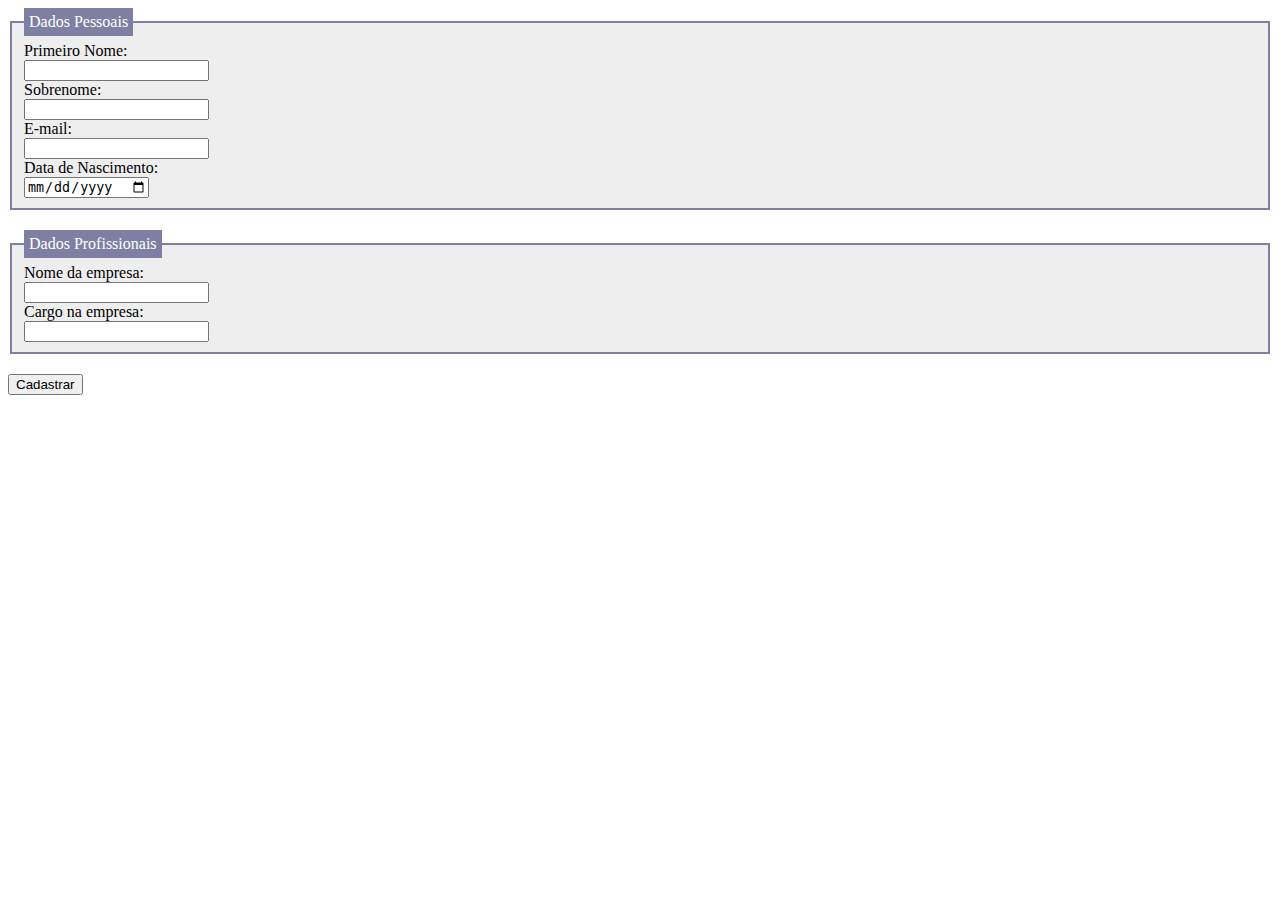
<file: ex002/index.html>
<!DOCTYPE html>
<html lang="en">
<head>
    <meta charset="UTF-8">
    <meta name="viewport" content="width=device-width, initial-scale=1.0">
    <link rel="stylesheet" href="style.css">
    <title>Document</title>
</head>
<body>
    <form method="post">
        <fieldset>
            <legend>Dados Pessoais</legend>
            <label>
                Primeiro Nome: <br>
                <input type="text" name="name" required minlength="2">
            </label> <br>
            <label>
                Sobrenome: <br>
                <input type="text" name="lastname">
            </label> <br>
            <label>
                E-mail:<br>
                <input type="email" name="email" pattern="(^[a-zA-Z0-9_.-]+@[a-zA-Z0-9-]+.[a-zA-Z0-9-.]+$)" title="endereço de E-mail" required>
            </label> <br>
            <label>
                Data de Nascimento: <br>
                <input type="date" name="birthdate" required>
            </label> <br>
        </fieldset>

        <fieldset>
            <legend>Dados Profissionais</legend>
            <label>
                Nome da empresa: <br>
                <input type="text" name="companyname">
            </label> <br>
            <label>
                Cargo na empresa: <br>
                <input type="text" name="companyjobtitle">
            </label> <br>
        </fieldset>

        <input type="submit" value="Cadastrar">
    </form>
</body>
</html>
</file>
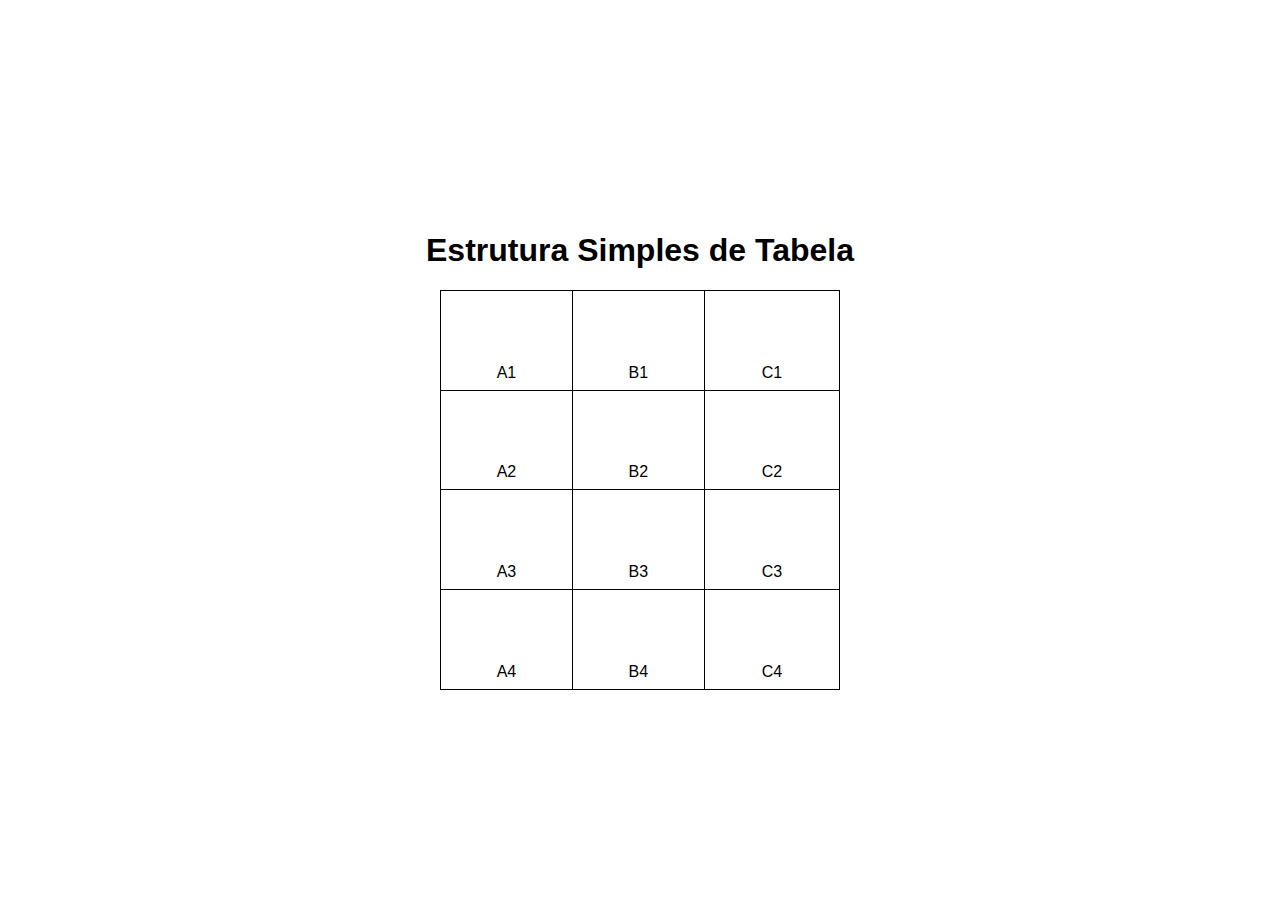
<file: ex023/index.html>
<!DOCTYPE html>
<html lang="en">
<head>
    <meta charset="UTF-8">
    <meta name="viewport" content="width=device-width, initial-scale=1.0">
    <title>Document</title>
    <style>
        body {
            font-family: Arial, Helvetica, sans-serif;
            display: flex;
            flex-direction: column; 
            justify-content: center; 
            align-items: center; 
            height: 100vh; 
            margin: 0; 
            
        }

        table {
            width: 400px;
            height: 400px;
            border-collapse: collapse;
        }

        td {
            border: 1px solid black;
            padding: 8px;
            text-align: center; /* Alinhamento horizontal */
            vertical-align: bottom; /* Alinhamento vertical */
        }

    </style>
</head>
<body>
    <!-- o Fechamento das tags tr e td são opcionais -->
    
    <!-- HIERARQUIA DE TABELA (simples)
    table = tabela
        table row = linha de tabela
            table header = cabeçalho de tabela
            table data = dado de tabela -->
    
    <h1>Estrutura Simples de Tabela</h1>

    <table>
        <tr>
            <td>A1</td>
            <td>B1</td>
            <td>C1</td>
        </tr>
        <tr class="linha">
            <td>A2</td>
            <td>B2</td>
            <td>C2</td>
        </tr>
        <tr>
            <td>A3</td>
            <td>B3</td>
            <td>C3</td>
        </tr>
        <tr>
            <td>A4</td>
            <td>B4</td>
            <td>C4</td>
        </tr>
    </table>
</body>
</html>
</file>
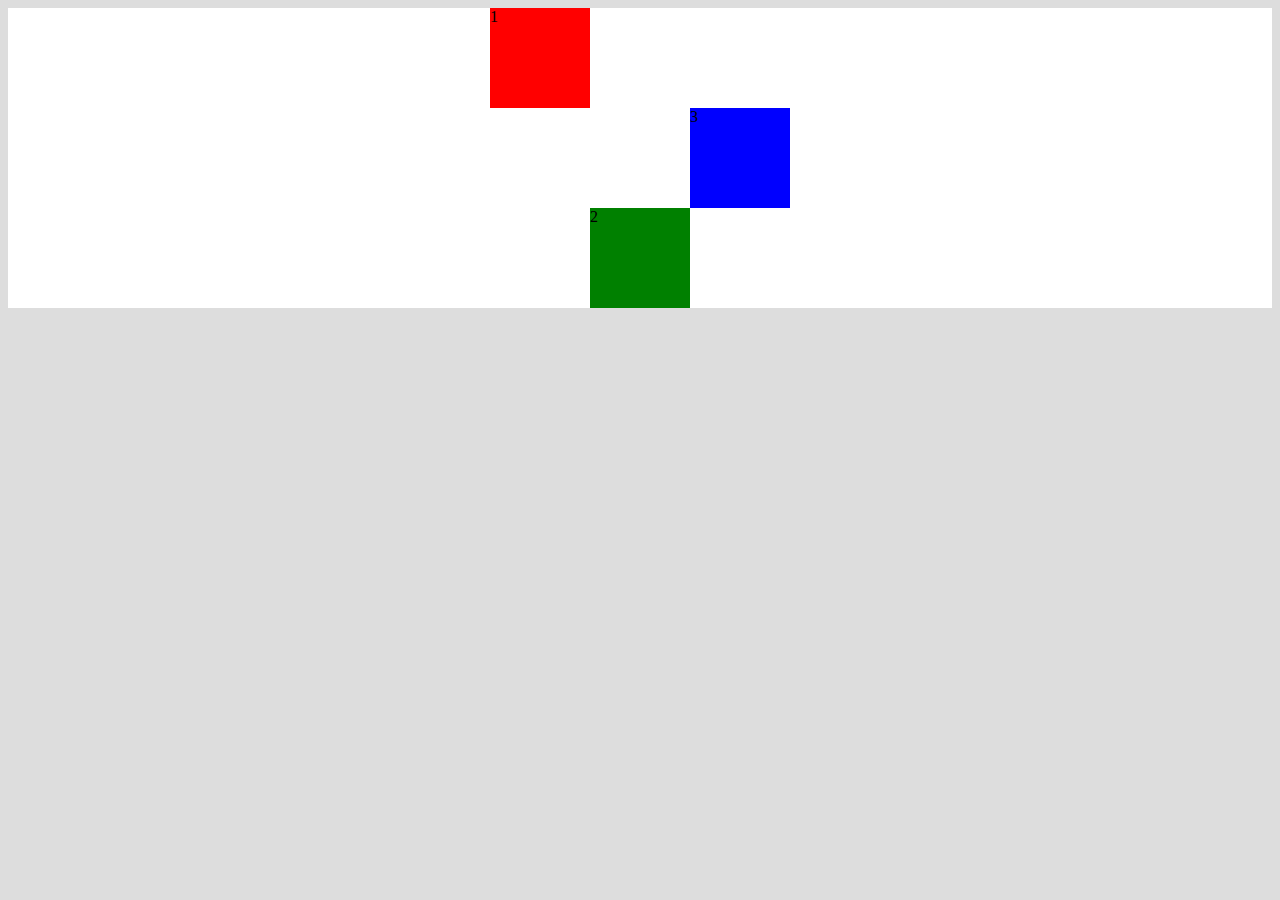
<file: ex024/index.html>
<!DOCTYPE html>
<html lang="pt-br">
<head>
    <meta charset="UTF-8">
    <meta name="viewport" content="width=device-width, initial-scale=1.0">
    <link rel="stylesheet" href="style.css">
    <title>Document</title>
</head>
<body>
    <div class="container">
        <div class="box first">1</div>
        <div class="box second">2</div>
        <div class="box third">3</div>
    </div>
</body>
</html>
</file>
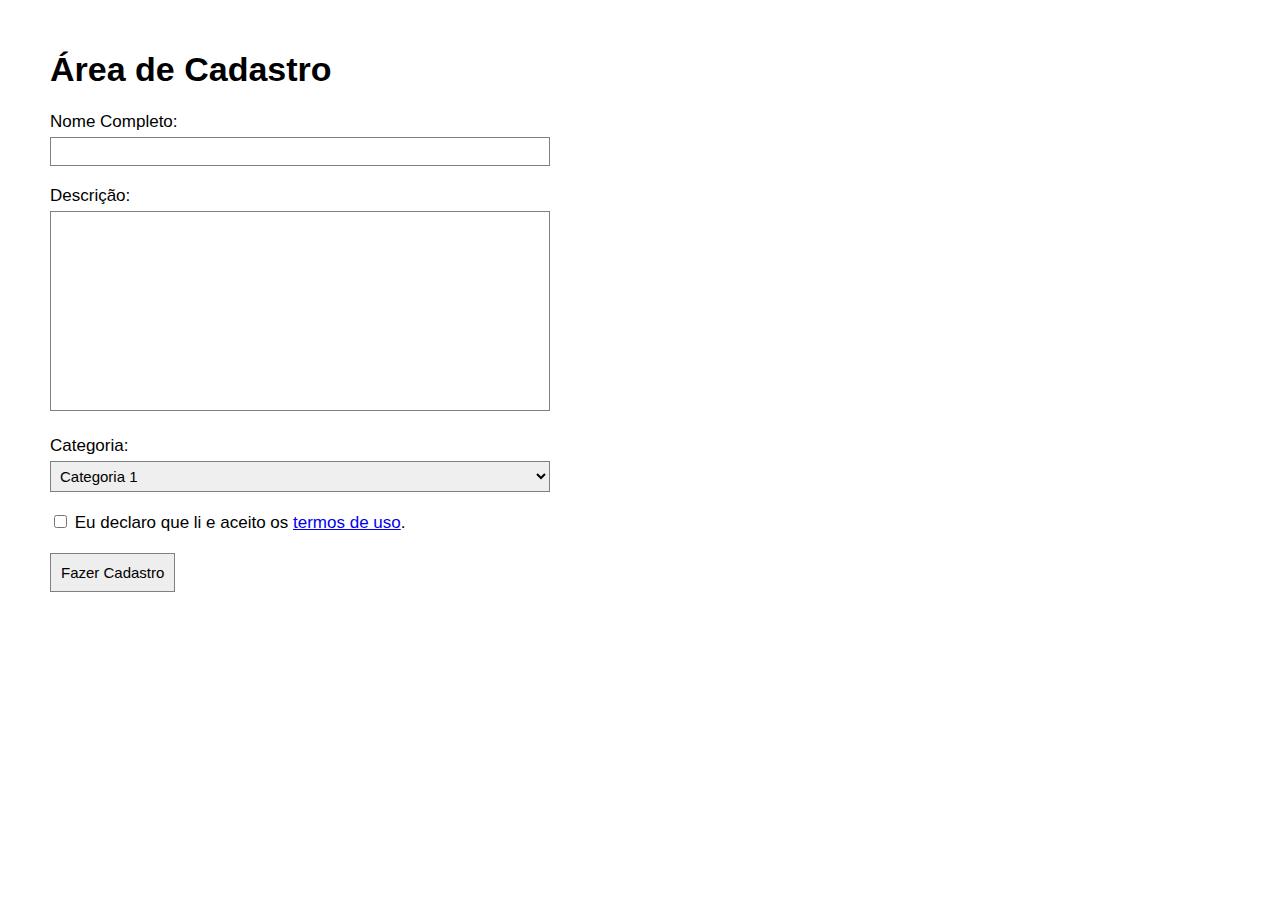
<file: ex001/estilização-form/index.html>
<!DOCTYPE html>
<html lang="pt">
<head>
    <meta charset="UTF-8">
    <meta name="viewport" content="width=device-width, initial-scale=1.0">
    <link rel="stylesheet" href="style.css">
    <title>Document</title>
</head>
<body>
    <h1>Área de Cadastro</h1>
    <form>
        <label>
            Nome Completo: <br>
            <input type="text" name="nome">
        </label>

        <label>
            Descrição: <br>
            <textarea name="descricao"></textarea>
        </label>

        <label>
            Categoria: <br>
            <select name="categoria">
                <option value="1">Categoria 1</option>
                <option value="2">Categoria 2</option>
                <option value="3">Categoria 3</option>
                <option value="4">Categoria 4</option>
                <option value="5">Categoria 5</option>
            </select>
        </label>

        <label>
            <input type="checkbox">
            Eu declaro que li e aceito os <a href="#" target="_blank" class="termoslink">termos de uso</a>.
        </label>

        <button>Fazer Cadastro</button>
    </form>
</body>
</html>
</file>
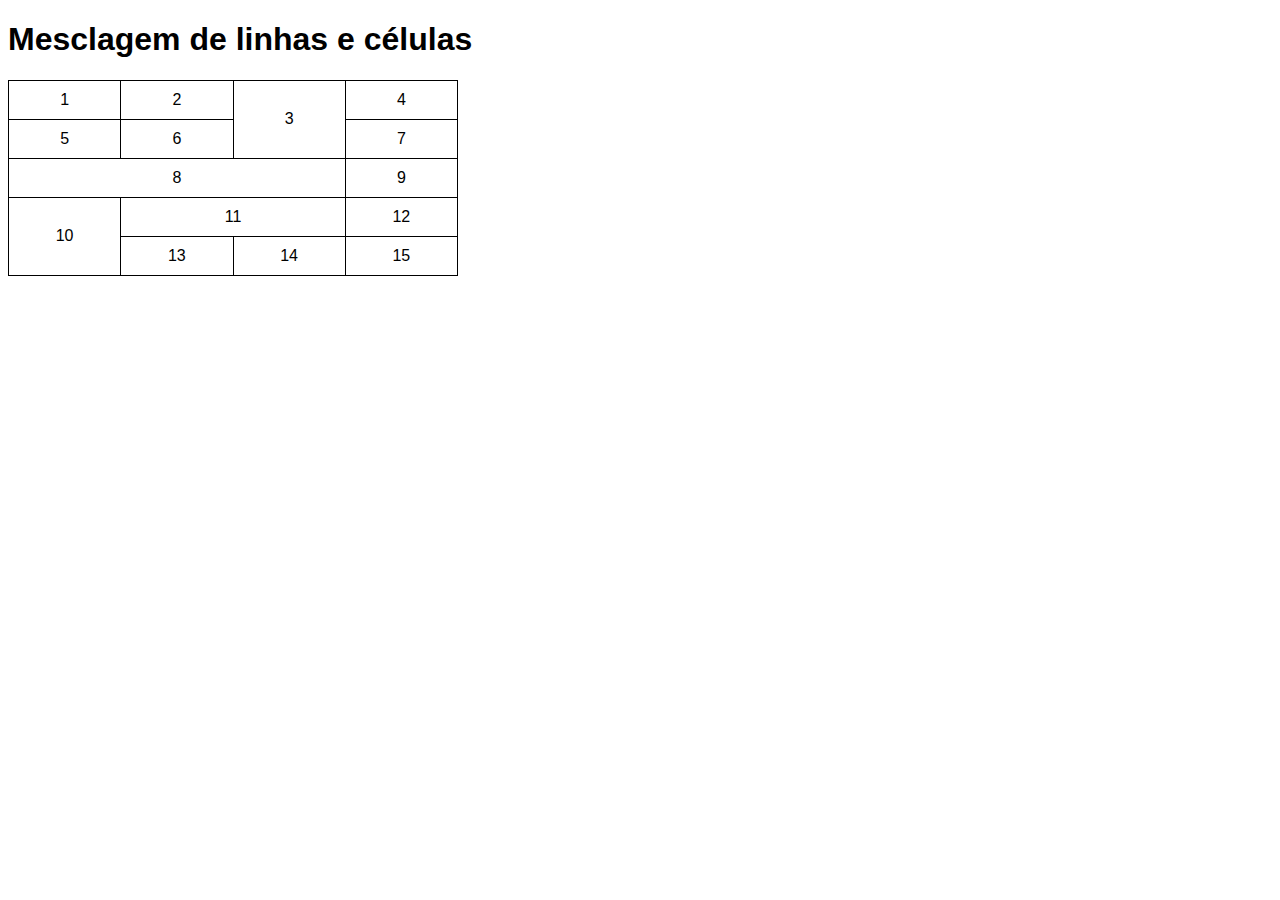
<file: desafio01/desafio01-01.html>
<!DOCTYPE html>
<html lang="pt-br">
<head>
    <meta charset="UTF-8">
    <meta name="viewport" content="width=device-width, initial-scale=1.0">
    <title>Desafio de Mesclagem</title>
    <style>
        body {
            font-family: Arial, Helvetica, sans-serif;
        }

        table {
            border-collapse: collapse;
            width: 450px;
        }

        td {
            border: 1px solid black;
            padding: 10px;
            text-align: center;
        }
    </style>
</head>
<body>
    <h1>Mesclagem de linhas e células</h1>
    <table>
        <tr>
            <td>1</td>
            <td>2</td>
            <td rowspan="2">3</td>
            <td>4</td>
        </tr>
        <tr>
            <td>5</td>
            <td>6</td>
            <td>7</td>
        </tr>
        <tr>
            <td colspan="3">8</td>
            <td>9</td>
        </tr>
        <tr>
            <td rowspan="2">10</td>
            <td colspan="2">11</td>
            <td>12</td>            
        </tr>
        <tr>
            <td>13</td>
            <td>14</td>
            <td>15</td>
        </tr>
    </table>
</body>
</html>
</file>
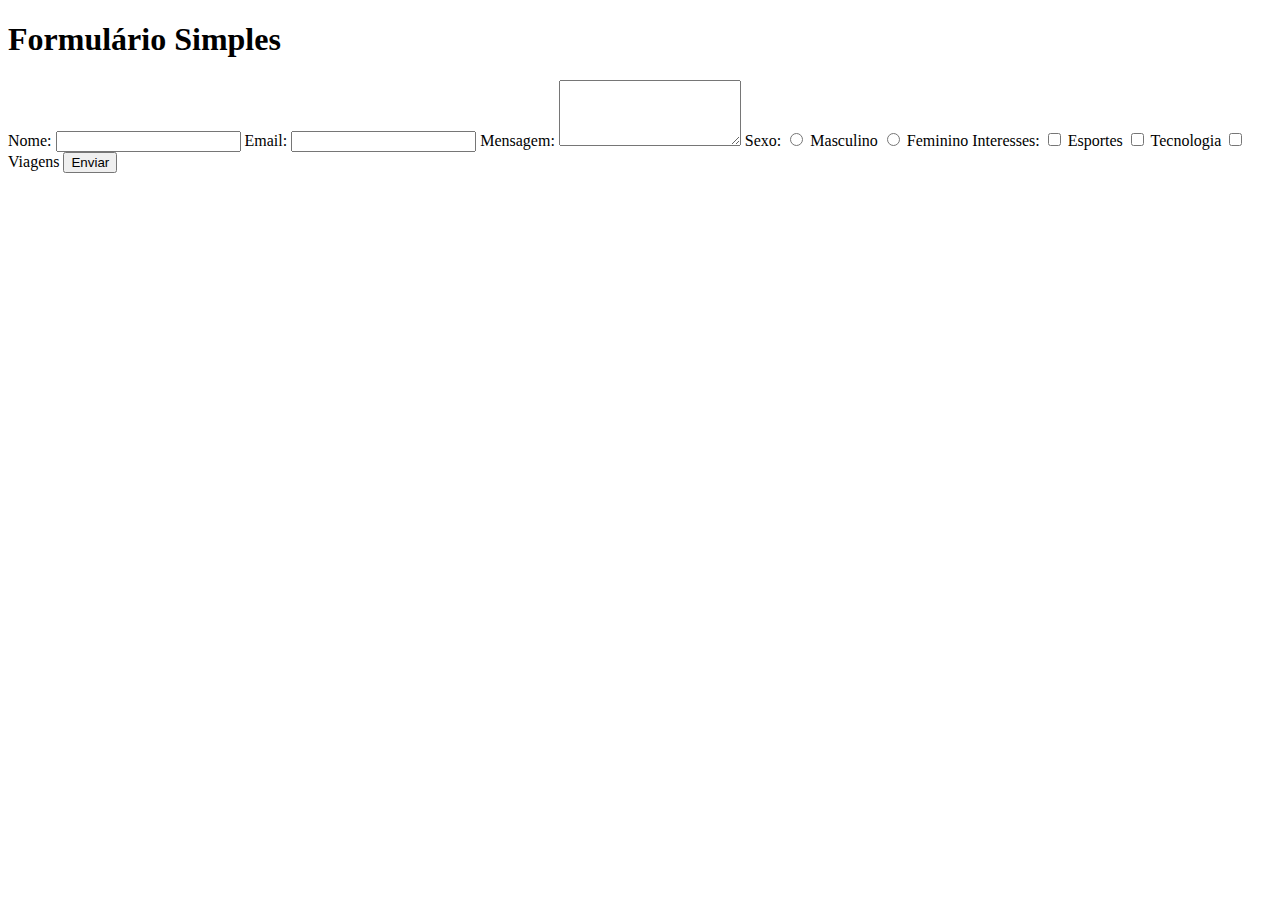
<file: ex001/formulario.html>
<!DOCTYPE html>
<html lang="pt-br">
<head>
    <meta charset="UTF-8">
    <meta name="viewport" content="width=device-width, initial-scale=1.0">
    <title>Formulário</title>
</head>
<body>
    <h1>Formulário Simples</h1>
    <form action="processar-dados.php" method="post">
        <!-- Campos do formulário -->
        <label for="nome">Nome:</label>
        <input type="text" id="nome" name="nome" required>
    
        <label for="email">Email:</label>
        <input type="email" id="email" name="email" required>
    
        <label for="mensagem">Mensagem:</label>
        <textarea id="mensagem" name="mensagem" rows="4" required></textarea>
    
        <label for="sexo">Sexo:</label>
        <input type="radio" id="masculino" name="sexo" value="masculino"> Masculino
        <input type="radio" id="feminino" name="sexo" value="feminino"> Feminino
    
        <label for="interesses">Interesses:</label>
        <input type="checkbox" id="esportes" name="interesses[]" value="esportes"> Esportes
        <input type="checkbox" id="tecnologia" name="interesses[]" value="tecnologia"> Tecnologia
        <input type="checkbox" id="viagens" name="interesses[]" value="viagens"> Viagens
    
        <!-- Botão de envio -->
        <input type="submit" value="Enviar">
    </form>
    
    
</body>
</html>
</file>
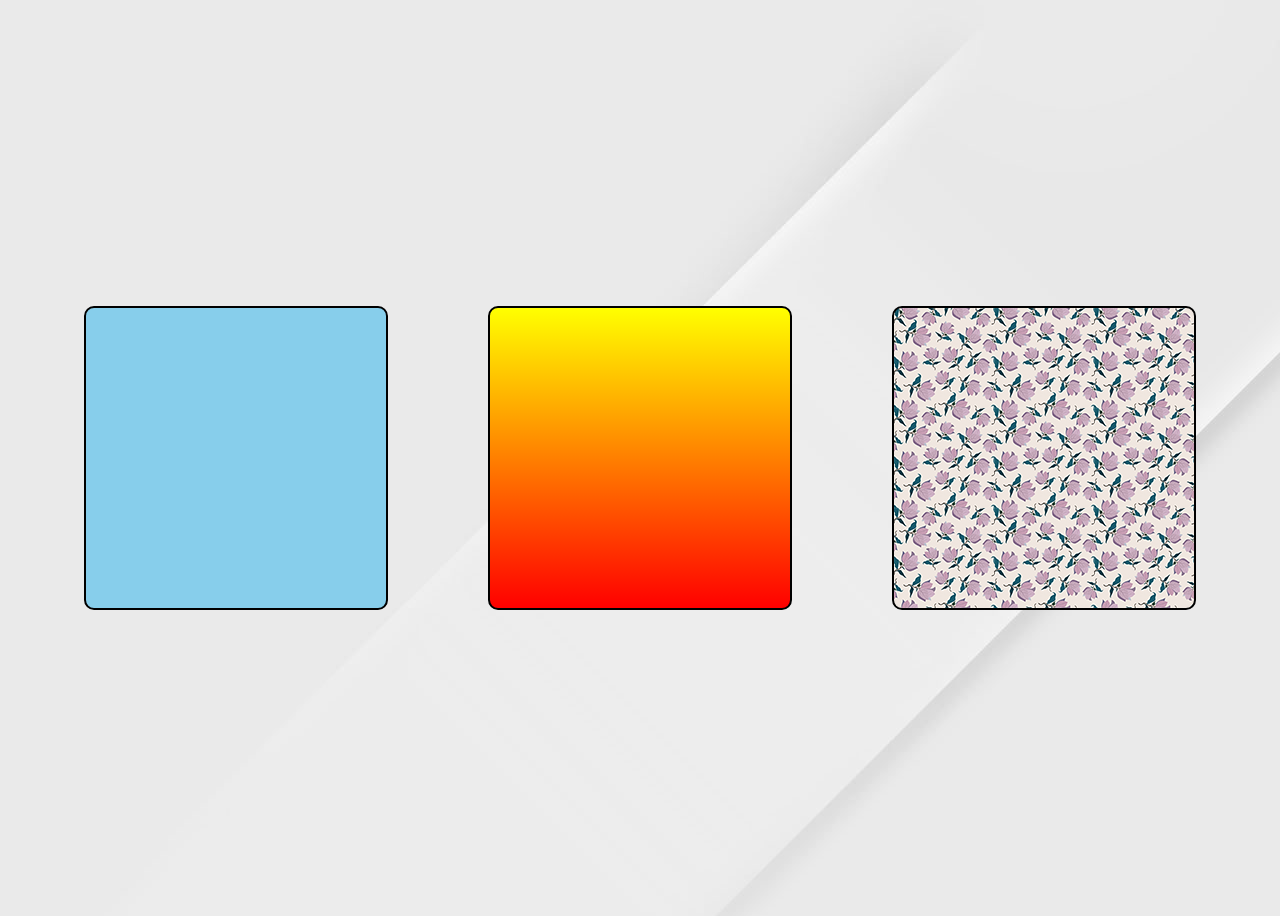
<file: ex022/fundo001.html>
<!DOCTYPE html>
<html lang="pt-br">
<head>
    <meta charset="UTF-8">
    <meta name="viewport" content="width=device-width, initial-scale=1.0">
    <link rel="stylesheet" href="style.css">
    <title>Teste de Imagem de Fundo</title>
</head>
<body>
    <div class="container">
        <div class="quadrado" id="q1">
        </div>
        <div class="quadrado" id="q2">
        </div>
        <div class="quadrado" id="q3">
        </div>
    </div>
</body>
</html>
</file>
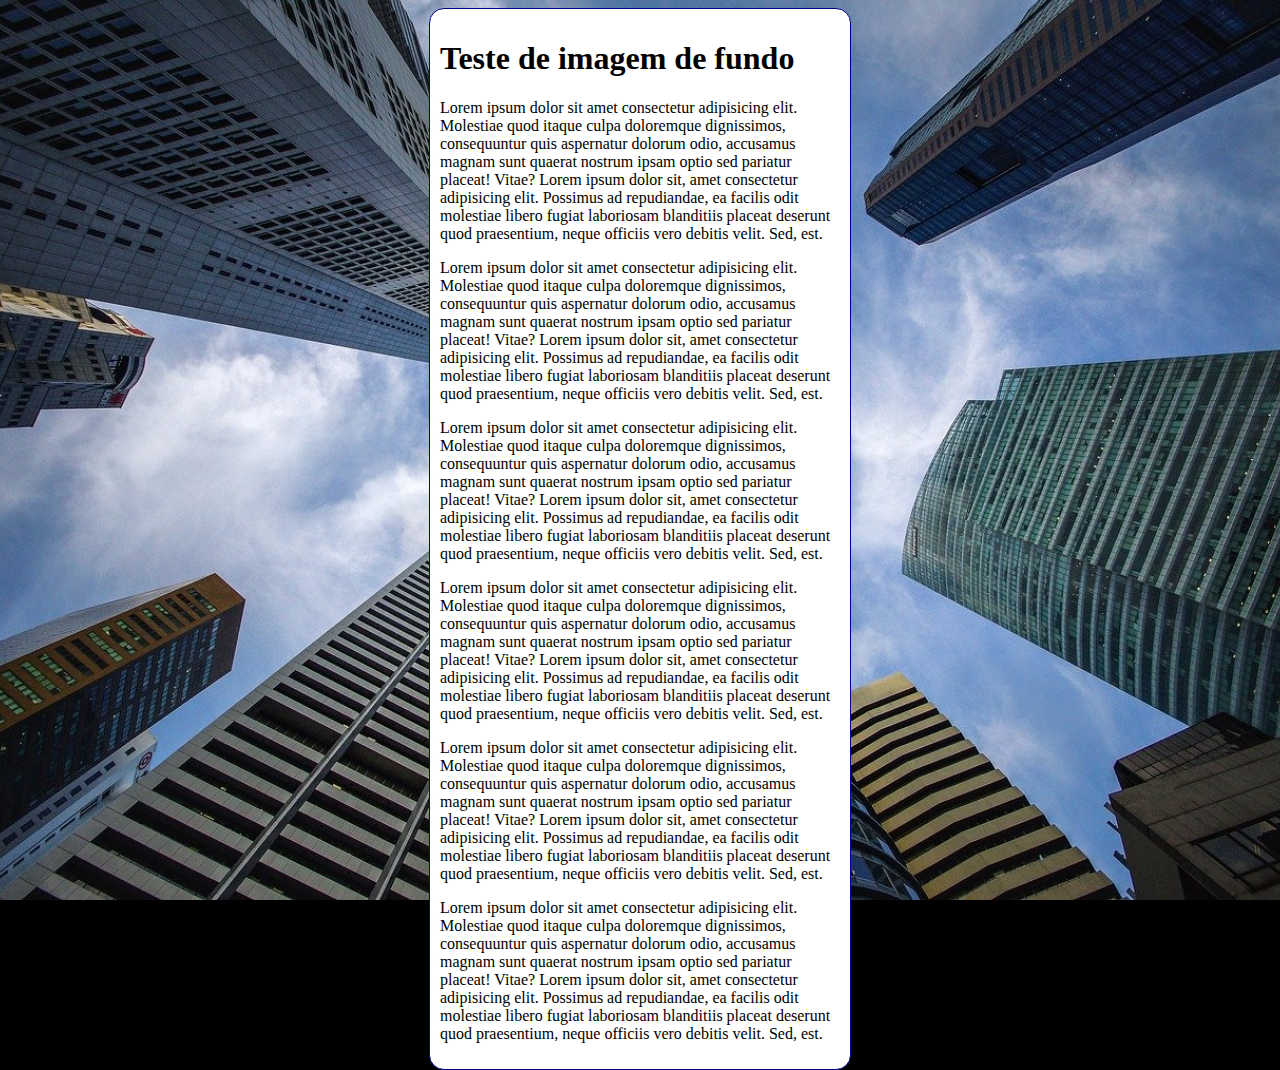
<file: ex022/fundo003.html>
<!DOCTYPE html>
<html lang="pt-br">
<head>
    <meta charset="UTF-8">
    <meta name="viewport" content="width=device-width, initial-scale=1.0">
    <link rel="stylesheet" href="style003.css">
    <title>Fundo de tela fixo</title>
</head>
<body>
    <main>
        <h1>Teste de imagem de fundo</h1>
        <p>
            Lorem ipsum dolor sit amet consectetur adipisicing elit. Molestiae quod itaque culpa doloremque dignissimos, consequuntur quis aspernatur dolorum odio, accusamus magnam sunt quaerat nostrum ipsam optio sed pariatur placeat! Vitae?
            Lorem ipsum dolor sit, amet consectetur adipisicing elit. Possimus ad repudiandae, ea facilis odit molestiae libero fugiat laboriosam blanditiis placeat deserunt quod praesentium, neque officiis vero debitis velit. Sed, est.
        </p>
        <p>
            Lorem ipsum dolor sit amet consectetur adipisicing elit. Molestiae quod itaque culpa doloremque dignissimos, consequuntur quis aspernatur dolorum odio, accusamus magnam sunt quaerat nostrum ipsam optio sed pariatur placeat! Vitae?
            Lorem ipsum dolor sit, amet consectetur adipisicing elit. Possimus ad repudiandae, ea facilis odit molestiae libero fugiat laboriosam blanditiis placeat deserunt quod praesentium, neque officiis vero debitis velit. Sed, est.
        </p>
        <p>
            Lorem ipsum dolor sit amet consectetur adipisicing elit. Molestiae quod itaque culpa doloremque dignissimos, consequuntur quis aspernatur dolorum odio, accusamus magnam sunt quaerat nostrum ipsam optio sed pariatur placeat! Vitae?
            Lorem ipsum dolor sit, amet consectetur adipisicing elit. Possimus ad repudiandae, ea facilis odit molestiae libero fugiat laboriosam blanditiis placeat deserunt quod praesentium, neque officiis vero debitis velit. Sed, est.
        </p>
        <p>
            Lorem ipsum dolor sit amet consectetur adipisicing elit. Molestiae quod itaque culpa doloremque dignissimos, consequuntur quis aspernatur dolorum odio, accusamus magnam sunt quaerat nostrum ipsam optio sed pariatur placeat! Vitae?
            Lorem ipsum dolor sit, amet consectetur adipisicing elit. Possimus ad repudiandae, ea facilis odit molestiae libero fugiat laboriosam blanditiis placeat deserunt quod praesentium, neque officiis vero debitis velit. Sed, est.
        </p>
        <p>
            Lorem ipsum dolor sit amet consectetur adipisicing elit. Molestiae quod itaque culpa doloremque dignissimos, consequuntur quis aspernatur dolorum odio, accusamus magnam sunt quaerat nostrum ipsam optio sed pariatur placeat! Vitae?
            Lorem ipsum dolor sit, amet consectetur adipisicing elit. Possimus ad repudiandae, ea facilis odit molestiae libero fugiat laboriosam blanditiis placeat deserunt quod praesentium, neque officiis vero debitis velit. Sed, est.
        </p>
        <p>
            Lorem ipsum dolor sit amet consectetur adipisicing elit. Molestiae quod itaque culpa doloremque dignissimos, consequuntur quis aspernatur dolorum odio, accusamus magnam sunt quaerat nostrum ipsam optio sed pariatur placeat! Vitae?
            Lorem ipsum dolor sit, amet consectetur adipisicing elit. Possimus ad repudiandae, ea facilis odit molestiae libero fugiat laboriosam blanditiis placeat deserunt quod praesentium, neque officiis vero debitis velit. Sed, est.
        </p>
    </main>
    
</body>
</html>
</file>
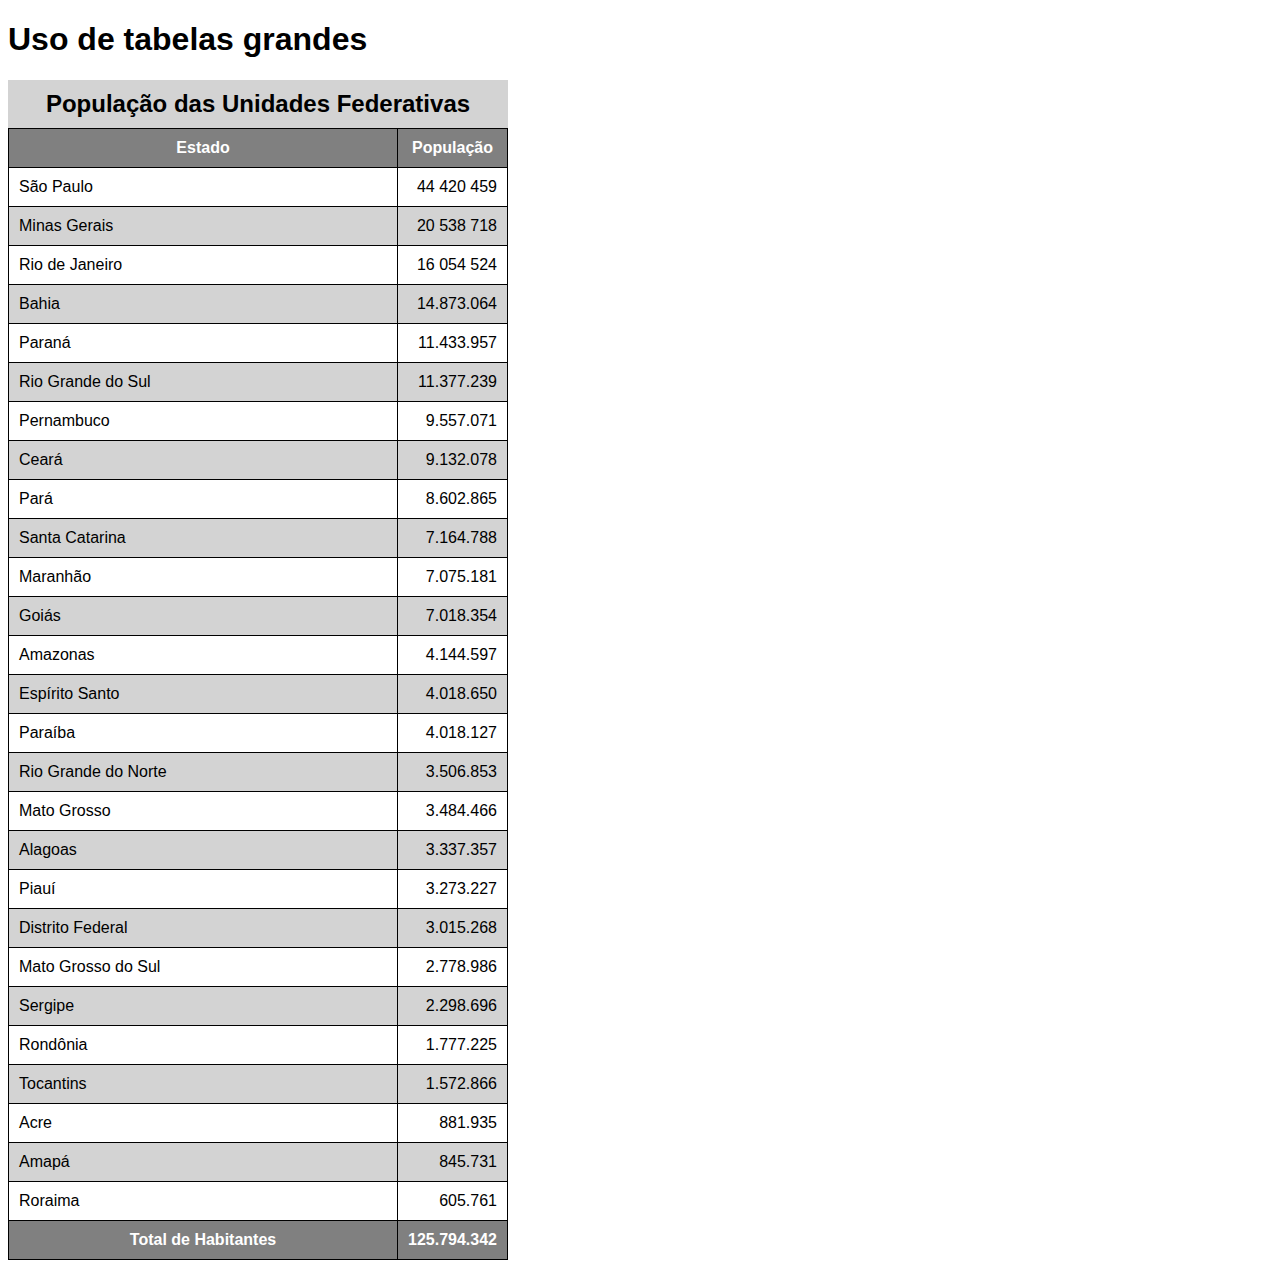
<file: ex023/tabela002.html>
<!DOCTYPE html>
<html lang="pt-br">
<head>
    <meta charset="UTF-8">
    <meta name="viewport" content="width=device-width, initial-scale=1.0">
    <title>Document</title>
    <style>
        body {
            font-family: Arial, Helvetica, sans-serif;
        }

        table {
            width: 500px;
            border-collapse: collapse;
            position: relative;
        }

        td, th {
            border: 1px solid black;
            padding: 10px;
        }

        caption {
            font-size: 1.5em;
            font-weight: bold;
            padding: 10px;
            background-color: lightgray;
        }

        thead, tfoot {
            background-color: grey;
            color: white;
        }

        thead > tr > th {
            position: sticky;
            top: -1px;
            background-color: grey;
        }

        tbody > tr:nth-child(2n) {
            background-color: lightgray; /* efeito zebrado */
        }

        td.num {
            text-align: right;
        }
    </style>
</head>
<body>
    <h1>Uso de tabelas grandes</h1>
    <!--
        Anatomia para tabelas grandes:
    
        TABLE
        CAPTION
            THEADE
                TR, TD, TH
            TBODY
                TR, TD, TH
            TFOOT
                TR, TD, TH
    -->

    <table>
        <caption>População das Unidades Federativas</caption>
        <thead>
            <tr>
                <th scope="col">Estado</th>
                <th scope="col" style="width: 50px;">População</th>
            </tr>
        </thead>
        <tbody>
            <tr>
                <td>São Paulo</td>
                <td class="num">44 420 459</td>
            </tr>
            <tr>
                <td>Minas Gerais</td>
                <td class="num">20 538 718	</td>
            </tr>
            <tr>
                <td>Rio de Janeiro</td>
                <td class="num">16 054 524	</td>
            </tr>
            <tr>
                <td>Bahia</td>
                <td class="num">14.873.064</td>
            </tr>
            <tr>
                <td>Paraná</td>
                <td class="num">11.433.957</td>
            </tr>
            <tr>
                <td>Rio Grande do Sul</td>
                <td class="num">11.377.239</td>
            </tr>
            <tr>
                <td>Pernambuco</td>
                <td class="num">9.557.071</td>
            </tr>
            <tr>
                <td>Ceará</td>
                <td class="num">9.132.078</td>
            </tr>
            <tr>
                <td>Pará</td>
                <td class="num">8.602.865</td>
            </tr>
            <tr>
                <td>Santa Catarina</td>
                <td class="num">7.164.788</td>
            </tr>
            <tr>
                <td>Maranhão</td>
                <td class="num">7.075.181</td>
            </tr>
            <tr>
                <td>Goiás</td>
                <td class="num">7.018.354</td>
            </tr>
            <tr>
                <td>Amazonas</td>
                <td class="num">4.144.597</td>
            </tr>
            <tr>
                <td>Espírito Santo</td>
                <td class="num">4.018.650</td>
            </tr>
            <tr>
                <td>Paraíba</td>
                <td class="num">4.018.127</td>
            </tr>
            <tr>
                <td>Rio Grande do Norte</td>
                <td class="num">3.506.853</td>
            </tr>
            <tr>
                <td>Mato Grosso</td>
                <td class="num">3.484.466</td>
            </tr>
            <tr>
                <td>Alagoas</td>
                <td class="num">3.337.357</td>
            </tr>
            <tr>
                <td>Piauí</td>
                <td class="num">3.273.227</td>
            </tr>
            <tr>
                <td>Distrito Federal</td>
                <td class="num">3.015.268</td>
            </tr>
            <tr>
                <td>Mato Grosso do Sul</td>
                <td class="num">2.778.986</td>
            </tr>
            <tr>
                <td>Sergipe</td>
                <td class="num">2.298.696</td>
            </tr>
            <tr>
                <td>Rondônia</td>
                <td class="num">1.777.225</td>
            </tr>
            <tr>
                <td>Tocantins</td>
                <td class="num">1.572.866</td>
            </tr>
            <tr>
                <td>Acre</td>
                <td class="num">881.935</td>
            </tr>
            <tr>
                <td>Amapá</td>
                <td class="num">845.731</td>
            </tr>
            <tr>
                <td>Roraima</td>
                <td class="num">605.761</td>
            </tr>
        </tbody>
        <tfoot>
            <tr>
                <th scope="row">Total de Habitantes</th>
                <td class="num"><strong>125.794.342</strong>
                </td>
            </tr>
        </tfoot>
    </table>
</body>
</html>
</file>
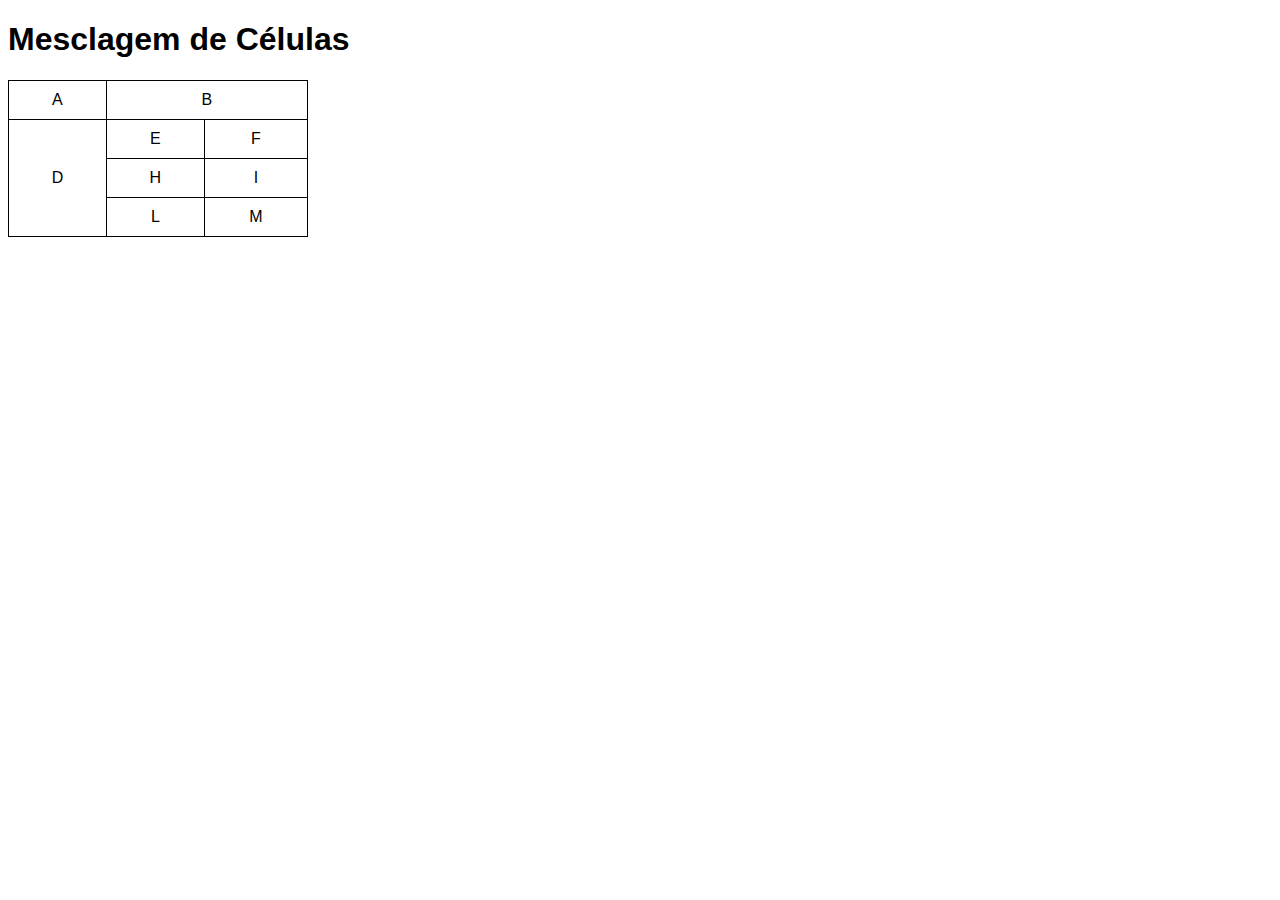
<file: ex023/tabela003.html>
<!DOCTYPE html>
<html lang="pt-br">
<head>
    <meta charset="UTF-8">
    <meta name="viewport" content="width=device-width, initial-scale=1.0">
    <title>Tabelas</title>
    <style>
        body {
            font-family: Arial, Helvetica, sans-serif;
        }

        table {
            border-collapse: collapse;
            width: 300px;
        }

        td {
            border: 1px solid black;
            padding: 10px;
            text-align: center;
        }
    </style>
</head>
<body>
    <h1>Mesclagem de Células</h1>
    <table>
        <tr>
            <td>A</td>
            <td colspan="2">B</td> <!--Mesclagem de colunas-->
            
        </tr>
        <tr>
            <td rowspan="3">D</td> <!--Mesclagem de linhas-->
            <td>E</td>
            <td>F</td>
        </tr>
        <tr>
            
            <td>H</td>
            <td>I</td>
        </tr>
        <tr>
           
            <td>L</td>
            <td>M</td>
        </tr>
    </table>
</body>
</html>
</file>
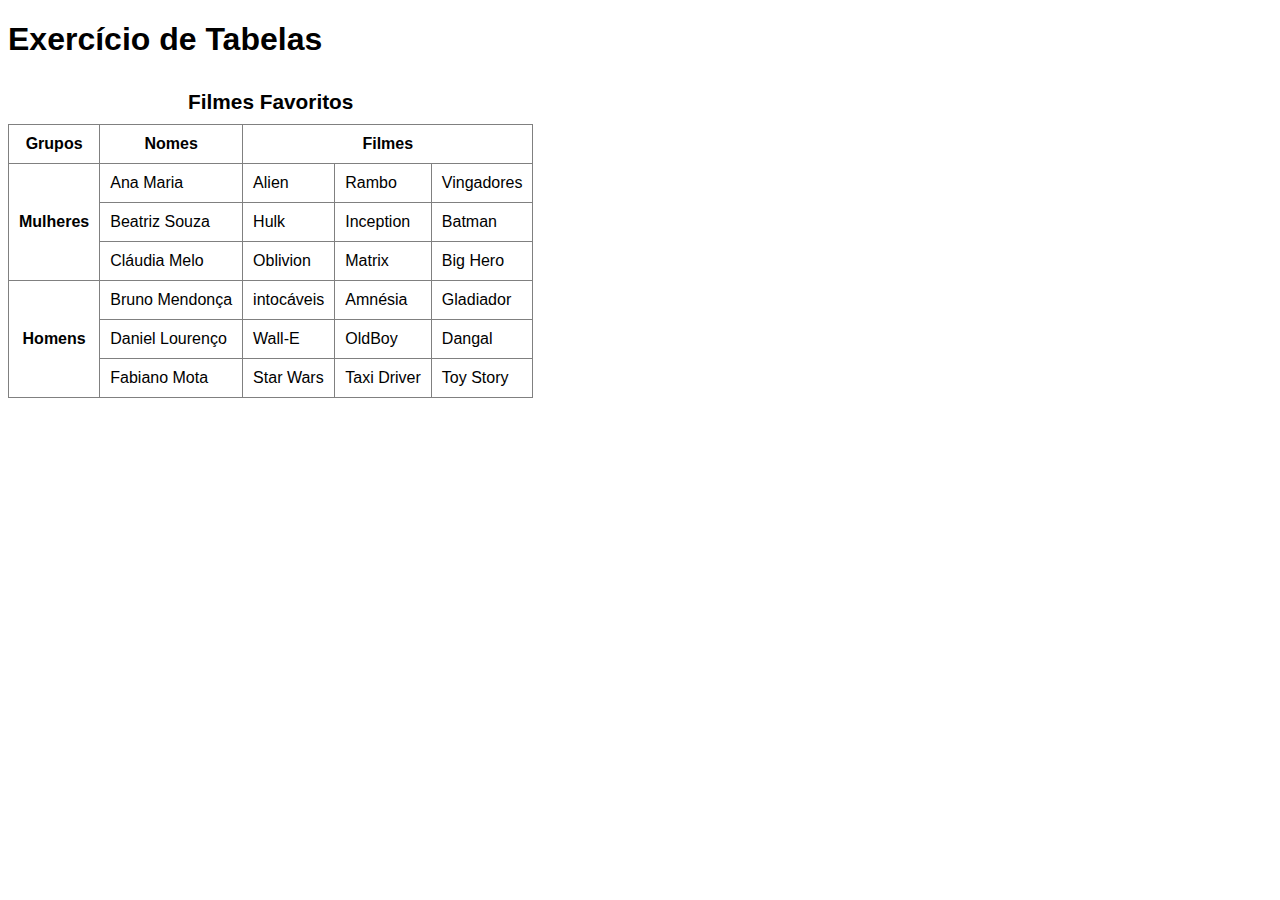
<file: ex023/tabela04.html>
<!DOCTYPE html>
<html lang="pt-br">
<head>
    <meta charset="UTF-8">
    <meta name="viewport" content="width=device-width, initial-scale=1.0">
    <title>Document</title>
    <style>
        body {
            font-family: Arial, Helvetica, sans-serif;
        }

        table {
            border-collapse: collapse;
        }

        caption {
            font-size: 1.3em;
            font-weight: bold;
            padding: 10px;
        }

        th, td {
            border: 1px solid gray;
            padding: 10px;
        }

    </style>
</head>
<body>
    <h1>Exercício de Tabelas</h1>
    <table>
        <caption>
            Filmes Favoritos
        </caption>
        <thead>
            <tr>
                <th scope="col">Grupos</th>
                <th scope="col">Nomes</th>
                <th colspan="3" scope="colgroup">Filmes</th>
            </tr>
        </thead>
        <tbody>
            <tr>
                <th rowspan="3" scope="rowgroup">Mulheres</th>
                <td>Ana Maria</td>
                <td>Alien</td>
                <td>Rambo</td>
                <td>Vingadores</td>
            </tr>
            <tr>
                <td>Beatriz Souza</td>
                <td>Hulk</td>
                <td>Inception</td>
                <td>Batman</td>
            </tr>
            <tr>
                <td>Cláudia Melo</td>
                <td>Oblivion</td>
                <td>Matrix</td>
                <td>Big Hero</td>
            </tr>
            <tr>
                <th rowspan="3" scope="rowgroup">Homens</th>
                <td>Bruno Mendonça</td>
                <td>intocáveis</td>
                <td>Amnésia</td>
                <td>Gladiador</td>
            </tr>
            <tr>
                <td>Daniel Lourenço</td>
                <td>Wall-E</td>
                <td>OldBoy</td>
                <td>Dangal</td>
            </tr>
            <tr>
                <td>Fabiano Mota</td>
                <td>Star Wars</td>
                <td>Taxi Driver</td>
                <td>Toy Story</td>
            </tr>
        </tbody>
    </table>
</body>
</html>
</file>
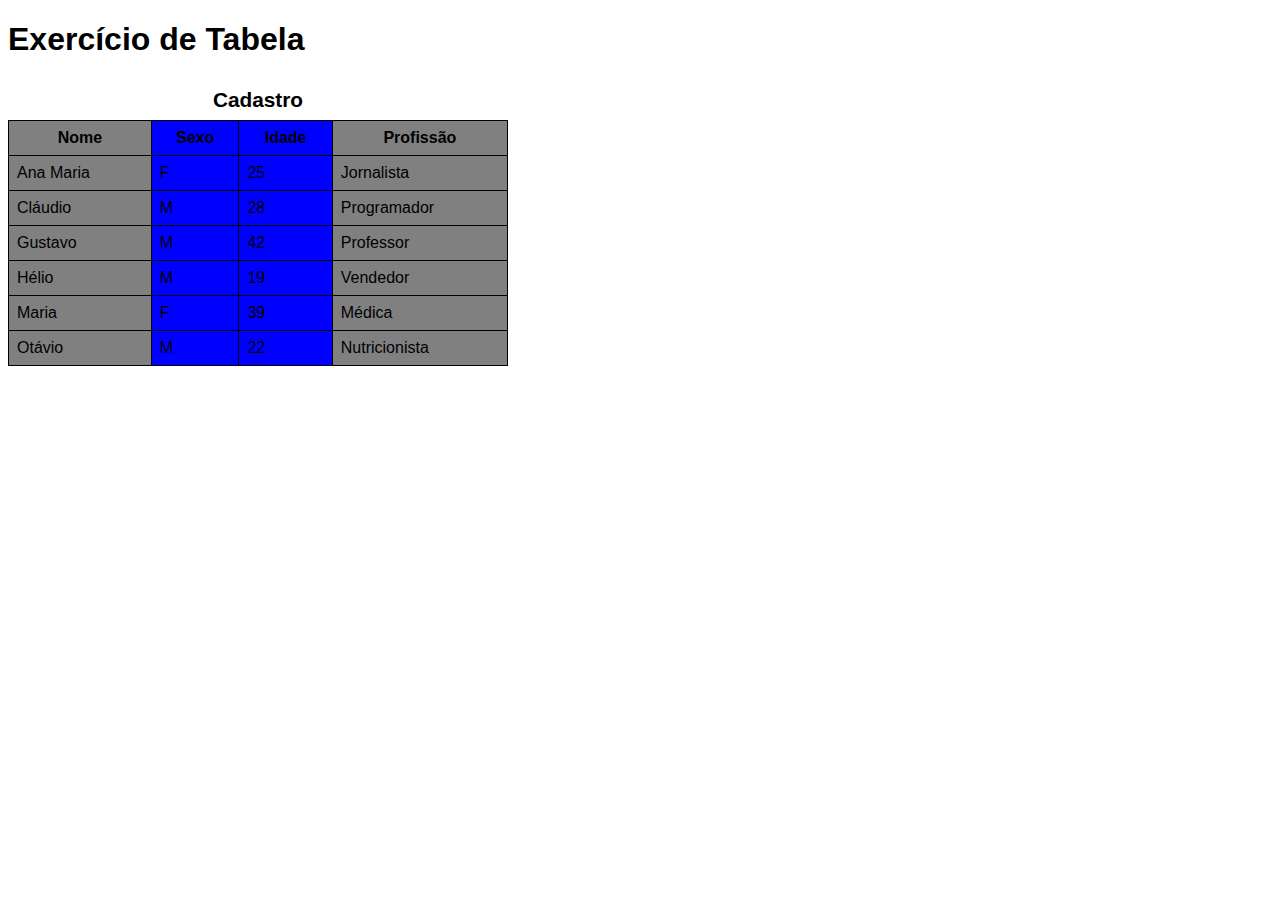
<file: ex023/tabela05.html>
<!DOCTYPE html>
<html lang="en">
<head>
    <meta charset="UTF-8">
    <meta name="viewport" content="width=device-width, initial-scale=1.0">
    <title>Document</title>
    <style>
        body {
            font-family: Arial, Helvetica, sans-serif;
        }

        table {
            width: 500px;
            border-collapse: collapse;
        }

        caption {
            font-size: 1.3em;
            font-weight: bolder;
            padding: 8px;
        }

        th, td {
            border: 1px solid black;
            padding: 8px;
        }

        .cinza {
            background-color: grey;
        }

        .azul {
            background-color: blue;
        }
    </style>
</head>
<body>
    <h1>Exercício de Tabela</h1>
    <table>
        <!--Agrupamento de colunas-->
        <colgroup>
            <col class="cinza">
            <col class="azul" span="2"> 
            <col class="cinza">
        </colgroup>
        <caption>Cadastro</caption>
        <tr>
            <th scope="col">Nome</th>
            <th scope="col">Sexo</th>
            <th scope="col">Idade</th>
            <th scope="col">Profissão</th>
        </tr>
        <tr>
            <td>Ana Maria</td>
            <td>F</td>
            <td>25</td>
            <td>Jornalista</td>
        </tr>
        <tr>
            <td>Cláudio</td>
            <td>M</td>
            <td>28</td>
            <td>Programador</td>
        </tr>
        <tr>
            <td>Gustavo</td>
            <td>M</td>
            <td>42</td>
            <td>Professor</td>
        </tr>
        <tr>
            <td>Hélio</td>
            <td>M</td>
            <td>19</td>
            <td>Vendedor</td>
        </tr>
        <tr>
            <td>Maria</td>
            <td>F</td>
            <td>39</td>
            <td>Médica</td>
        </tr>
        <tr>
            <td>Otávio</td>
            <td>M</td>
            <td>22</td>
            <td>Nutricionista</td>
        </tr>
    </table>
</body>
</html>
</file>
<file: ex002/style.css>
fieldset {
    background-color: #eee;
    margin-bottom: 20px;
    border: 2px solid rgb(127, 127, 163);
}

legend {
    background-color: rgb(127, 127, 163);
    color: white;
    padding: 5px;
}

input[type=submit] {
    cursor: pointer;
}
</file>
<file: ex024/style.css>
/*
	
	Resumo de Flex Box:

	display: flex; - inicia o flex no container
	flex-grow - da tamanho ao elemento preenchendo os espaços vazios
	flex-shrink - o contrário do grow
	flex-basis - tamanho inicial do elemento, e o resto é preenchido pelo grow
	flex - <grow> <shrink> <basis>
	flex-direction - muda a direção que os elementos estão (row, column)
	flex-order - muda a ordem do elemento indivualmente
	justify-content - alinha os elementos no eixo principal
	align-items - alinha os elementos no eixo secundário
	align-self - alinha o elemento em particular

*/

body {
	background-color: #DDD;
}

.container {
	display: flex;
	width: 100%;
	height: 300px;
	background-color: #FFF;
	justify-content: center;
	align-items: center;
}

.box {
	height: 100px;
	width: 100px;
	/* flex: 1 1 300px; */
	/* flex: <grow> <shrink> <basis>; */
}

.first {
	background-color: red;
	align-self: flex-start;
}

.second {
	background-color: green;
	align-self: flex-end;
}

.third {
	background-color: blue;
}
</file>
<file: ex001/estilização-form/style.css>
* {
    box-sizing: border-box;
    font-family: Arial, Helvetica, sans-serif;
}

body {
    margin: 50px;
    font-size: 17px;
}

label {
    display: block;
    margin-bottom: 20px;
}

input[type=text], textarea, select {
    padding: 5px;
    width: 500px;
    font-size: 15px;
    border: 1px solid grey;
    outline: 0;  /* remove a borda ao clicar */
    margin-top: 5px;
}

textarea {
    height: 200px;
    resize: none;
}

.termoslink:hover {
    color: grey;
}

button {
    padding: 10px;
    font-size: 15px;
    border: 1px solid grey;
    background-color: #eee;
}

button:hover {
    background-color: #ddd;
    
}
</file>
<file: ex022/style.css>
body {
    overflow: hidden;
    background-image: url('./imagens/wallpaper006.jpg');
}

.container {
    display: flex;
    justify-content: center;
    align-items: center;
    height: 100vh;
    gap: 100px;
  }

.quadrado {
    display: inline-block;
    border: 2px solid black;
    border-radius: 10px;
    background-color: grey;
    width: 300px;
    height: 300px;
    }

#q1 {
    background-color: skyblue;
}

#q2 {
    background-image: linear-gradient(to bottom, yellow, red);
}

#q3 {
    background-image: url("./imagens/pattern003.png");
}
</file>
<file: ex022/style003.css>
body {
    height: 100vh;
    /*
    background-color: black;
    background-image: url(./imagens/wallpaper002.jpg);
    background-position: center center;
    background-repeat: no-repeat;
    background-attachment: fixed; */
    
    /*shorthand - background:
    color > image > position > repeat > attachment */

    background: black url(./imagens/wallpaper002.jpg) center center no-repeat fixed;
    background-size: cover;
}



main {
    background-color: white;
    width: 400px;
    padding: 10px;
    margin: auto;
    border: 1px solid darkblue;
    border-radius: 15px;
}
</file>
